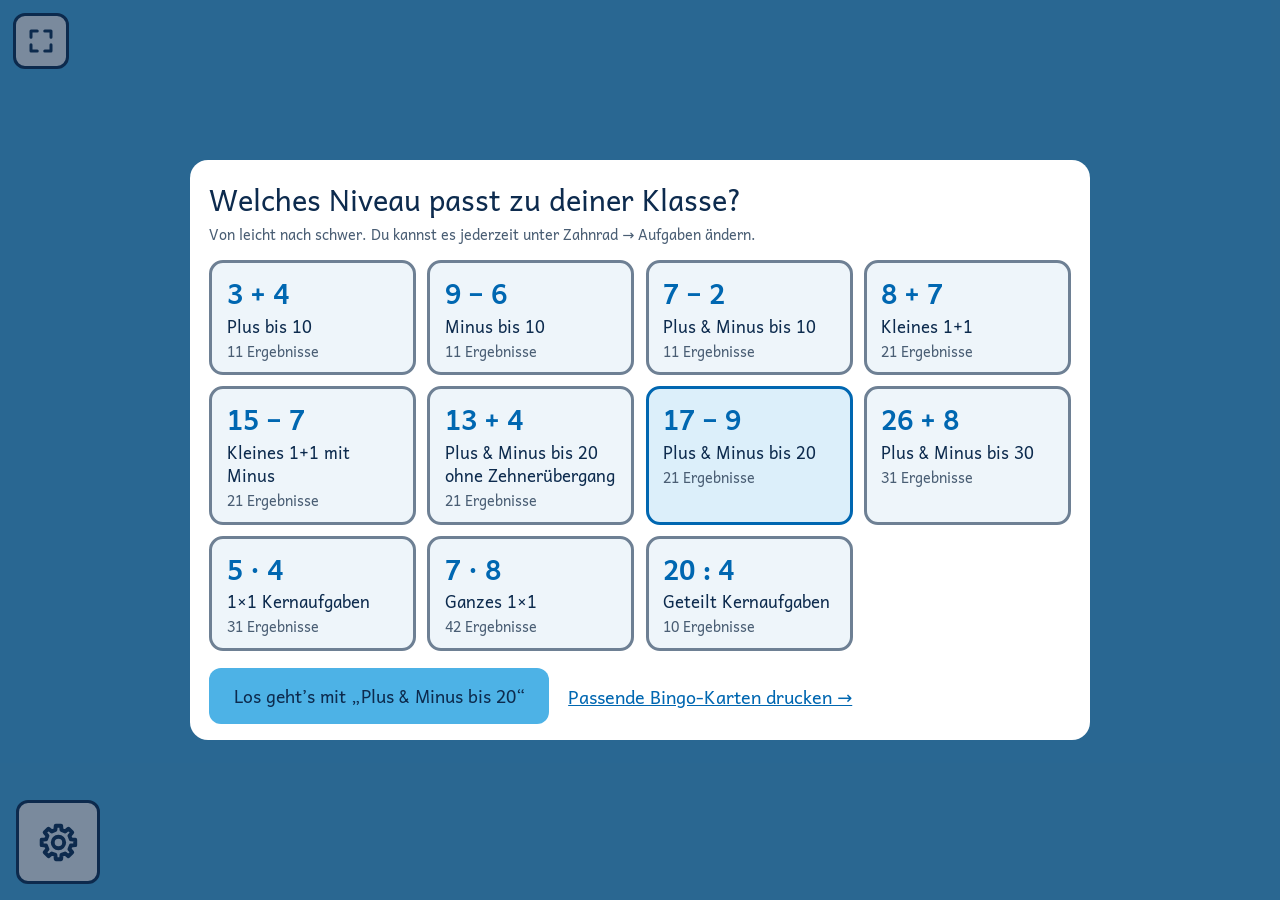
<file: index.html>
<!doctype html>
<html lang="de">
<head>
  <meta charset="utf-8">
  <meta name="viewport" content="width=device-width, initial-scale=1, viewport-fit=cover">
  <meta name="theme-color" content="#4DB2E6">
  <meta name="apple-mobile-web-app-capable" content="yes">
  <meta name="mobile-web-app-capable" content="yes">
  <meta name="apple-mobile-web-app-title" content="Mathe-Bingo">
  <meta name="apple-mobile-web-app-status-bar-style" content="black-translucent">
  <title>Mathe-Bingo</title>
  <link rel="manifest" href="manifest.webmanifest">
  <link rel="apple-touch-icon" href="icons/icon-180.png">
  <link rel="stylesheet" href="design.css?v=3">
  <link rel="stylesheet" href="style.css?v=44">
</head>
<body class="game">
<!-- Eigene Linien-Symbole (statt Emojis), siehe DESIGN.md -->
<svg width="0" height="0" style="position:absolute" aria-hidden="true" focusable="false">
  <symbol id="i-zahnrad" viewBox="0 0 24 24"><path d="M18.99 10.29 L21.38 10.49 L21.38 13.51 L18.99 13.71 L18.16 15.74 L19.70 17.56 L17.56 19.70 L15.74 18.16 L13.71 18.99 L13.51 21.38 L10.49 21.38 L10.29 18.99 L8.26 18.16 L6.44 19.70 L4.30 17.56 L5.84 15.74 L5.01 13.71 L2.62 13.51 L2.62 10.49 L5.01 10.29 L5.84 8.26 L4.30 6.44 L6.44 4.30 L8.26 5.84 L10.29 5.01 L10.49 2.62 L13.51 2.62 L13.71 5.01 L15.74 5.84 L17.56 4.30 L19.70 6.44 L18.16 8.26Z"/><circle cx="12" cy="12" r="3.2"/></symbol>
  <symbol id="i-wuerfel" viewBox="0 0 24 24"><rect x="3.5" y="3.5" width="17" height="17" rx="3.5"/><path d="M8 8h.01M16 8h.01M12 12h.01M8 16h.01M16 16h.01" stroke-width="3.4"/></symbol>
  <symbol id="i-rechnen" viewBox="0 0 24 24"><path d="M7 3.5v7M3.5 7h7M13.5 7h7M14.5 14.5l5 5M19.5 14.5l-5 5M3.5 15.5h7M3.5 19h7"/></symbol>
  <symbol id="i-ipad" viewBox="0 0 24 24"><rect x="5" y="2.5" width="14" height="19" rx="2.5"/><path d="M11 18.5h2"/></symbol>
  <symbol id="i-taster" viewBox="0 0 24 24"><circle cx="12" cy="12" r="8.5"/><circle cx="12" cy="12" r="4.5"/></symbol>
  <symbol id="i-verbinden" viewBox="0 0 24 24"><path d="M12 13v8"/><circle cx="12" cy="11" r="1.6"/><path d="M8.5 7.5a5 5 0 0 0 0 7M15.5 7.5a5 5 0 0 1 0 7M5.5 4.5a9.2 9.2 0 0 0 0 13M18.5 4.5a9.2 9.2 0 0 1 0 13"/></symbol>
  <symbol id="i-mehr" viewBox="0 0 24 24"><path d="M12 5v14M5 12h14"/></symbol>
  <symbol id="i-schliessen" viewBox="0 0 24 24"><path d="M6 6l12 12M18 6 6 18"/></symbol>
  <symbol id="i-ton" viewBox="0 0 24 24"><path d="M4 9.5h3.5L12 5.5v13l-4.5-4H4z"/><path d="M15.5 9a4 4 0 0 1 0 6M18 6.5a7.5 7.5 0 0 1 0 11"/></symbol>
  <symbol id="i-drucker" viewBox="0 0 24 24"><path d="M7 9V3.5h10V9"/><rect x="3.5" y="9" width="17" height="8" rx="2"/><path d="M7 14h10v6.5H7z"/></symbol>
  <symbol id="i-buch" viewBox="0 0 24 24"><path d="M12 6.5C10 5 7 4.5 3.5 5v13.5c3.5-.5 6.5 0 8.5 1.5 2-1.5 5-2 8.5-1.5V5C17 4.5 14 5 12 6.5zM12 6.5V20"/></symbol>
  <symbol id="i-info" viewBox="0 0 24 24"><circle cx="12" cy="12" r="9"/><path d="M12 11v6M12 7.5h.01"/></symbol>
</svg>

<div id="screenTouch" class="screen">
  <button id="btnTouch" aria-label="Aufgabe würfeln"></button>
  <p id="touchCount" class="touch-count" hidden></p>
  <h1 id="startTitle">Bitte berühren</h1>
  <p id="startHint">Tippe, um eine Aufgabe zu würfeln</p>
</div>

<div id="screenTask" class="screen" hidden>
  <div id="task" class="task schrift" aria-live="polite"></div>
  <!-- fester Platz unter der Aufgabe: Aufdecken verschiebt die Aufgabe nicht -->
  <div id="taskExtras">
    <div id="dots" class="dots"></div>
    <button id="btnDots" class="result-btn" hidden>Punktebild zeigen</button>
    <button id="btnResult" class="result-btn" hidden>Ergebnis zeigen</button>
    <div id="result" class="result schrift" hidden></div>
  </div>
</div>

<div id="screenDone" class="screen" hidden>
  <div id="doneTitle">Alle Aufgaben wurden gewürfelt!</div>
  <span id="doneHint">Drücke „Weiter“, um neu zu starten.</span>
</div>

<div id="screenBoard" class="screen" hidden>
  <div id="boardCount"></div>
  <div id="boardMain">
    <div id="boardLast" class="schrift" aria-live="polite"></div>
    <!-- fester Platz unter der Aufgabe: Aufdecken verschiebt die Aufgabe nicht -->
    <div id="boardExtras">
      <button id="btnBoardDots" class="result-btn" hidden>Punktebild zeigen</button>
      <button id="btnBoardResult" class="result-btn" hidden>Ergebnis zeigen</button>
    </div>
  </div>
  <button id="btnBoardList" class="schwebe" hidden>Alle Ergebnisse</button>
  <div id="boardList" class="schrift" title="Antippen zum Verstecken" hidden></div>
  <button id="btnBoardFs" class="schwebe" hidden></button>
</div>

<!-- Pop-ups der Tafel: außerhalb von #screenBoard, damit sie auch Zahnrad und Knöpfe verdecken -->
<div id="dotsPop" class="schrift" hidden title="Antippen zum Schließen"></div>
<div id="resultPop" class="schrift" hidden title="Antippen zum Schließen"></div>

<div id="tafelBtns" hidden>
  <div id="tafelPanel" hidden>
    <button id="btnTafelDots">Punktebild</button>
    <button id="btnTafelResult">Ergebnis</button>
    <button id="btnTafelList">Alle Ergebnisse</button>
  </div>
  <button id="btnTafel" aria-expanded="false">Tafel</button>
</div>

<div id="syncDot" hidden></div>
<div id="repeatHint"><svg class="symbol" aria-hidden="true"><use href="#i-ton"/></svg> Nochmal</div>
<div id="lockBar" class="bewegung-erlaubt"></div>
<canvas id="confetti" hidden></canvas>
<button id="btnWeiter" hidden>Weiter</button>
<button id="btnGear" class="schwebe" aria-label="Einstellungen"><svg class="symbol" aria-hidden="true"><use href="#i-zahnrad"/></svg></button>
<button id="btnFs" class="schwebe" hidden></button>

<div id="drawer" hidden>
  <div id="drawerInner" role="dialog" aria-label="Einstellungen">
    <div id="drawerHead">
      <h2><svg class="symbol" aria-hidden="true"><use href="#i-zahnrad"/></svg> Einstellungen</h2>
      <button id="btnCloseDrawer"><svg class="symbol" aria-hidden="true"><use href="#i-schliessen"/></svg> Schließen</button>
    </div>
    <div id="drawerTabs" role="tablist">
      <button data-tab="spiel" role="tab"><span class="ico"><svg class="symbol" aria-hidden="true"><use href="#i-wuerfel"/></svg></span>Spiel</button>
      <button data-tab="aufgaben" role="tab"><span class="ico"><svg class="symbol" aria-hidden="true"><use href="#i-rechnen"/></svg></span>Aufgaben</button>
      <button data-tab="geraet" role="tab"><span class="ico"><svg class="symbol" aria-hidden="true"><use href="#i-ipad"/></svg></span>Dieses iPad</button>
      <button data-tab="taster" role="tab"><span class="ico"><svg class="symbol" aria-hidden="true"><use href="#i-taster"/></svg></span>Taster</button>
      <button data-tab="verbinden" role="tab"><span class="ico"><svg class="symbol" aria-hidden="true"><use href="#i-verbinden"/></svg></span>Verbinden<span id="tabDot" hidden></span></button>
      <button data-tab="mehr" role="tab"><span class="ico"><svg class="symbol" aria-hidden="true"><use href="#i-mehr"/></svg></span>Mehr</button>
    </div>

    <div id="drawerBody">
      <!-- ── Spiel ─────────────────────────────────────────── -->
      <section data-tab="spiel">
        <div class="scard">
          <h3>Gewürfelte Aufgaben <span class="tiny" id="drawnCount"></span></h3>
          <div class="tiny" id="drawnHint">In der Reihenfolge, in der sie gewürfelt wurden. Die neueste ist dunkel umrandet.</div>
          <div id="drawnTasks" class="schrift"></div>
          <div class="btnrow">
            <button id="btnUndo" class="sbtn light">↶ Letzte zurücknehmen</button>
            <button id="btnReset" class="sbtn dark">↺ Neues Spiel</button>
            <button id="btnSort" class="sbtn light">Nach Größe sortieren</button>
          </div>
        </div>
        <div class="scard">
          <h3>Zahlen im Topf <span class="tiny" id="topfCount"></span></h3>
          <div class="tiny">Antippen, um eine Zahl heraus- oder hineinzunehmen.</div>
          <div id="topfGrid" class="toggle-grid schrift"></div>
          <div class="btnrow">
            <button id="btnTopfAll" class="sbtn light">Alle</button>
            <button id="btnTopfNone" class="sbtn light">Keine</button>
            <button id="btnTopfNoZero" class="sbtn light">Ohne 0</button>
          </div>
        </div>
      </section>

      <!-- ── Aufgaben ──────────────────────────────────────── -->
      <section data-tab="aufgaben" hidden>
        <div class="scard">
          <h3>Schnellwahl</h3>
          <button id="btnAllLevels" class="sbtn dark">Alle Niveaus mit Beispielen ansehen</button>
          <div class="btnrow" id="presets"></div>
        </div>
        <div class="scard">
          <h3>Was kommt nur einmal?</h3>
          <div class="seg words" id="uniqueSeg">
            <button data-unique="result">Jedes Ergebnis</button>
            <button data-unique="task">Jede Aufgabe</button>
          </div>
          <div class="tiny"><b>Jedes Ergebnis</b>: für Bingo und Lotto, jede Zahl im Topf kommt genau einmal.
            <b>Jede Aufgabe</b>: keine Aufgabe doppelt, aber ein Ergebnis kann mehrmals kommen (z. B. 3 + 4 und später 5 + 2).
            Eine Änderung startet ein neues Spiel, der Topf bleibt.</div>
        </div>
        <div class="scard">
          <div class="tiny">Eine Änderung hier startet ein neues Spiel.</div>
          <div class="setrow">
            <span class="lbl">Rechenart</span>
            <div class="seg schrift" id="modeSeg">
              <button data-mode="plus" aria-label="Plus">+</button>
              <button data-mode="minus" aria-label="Minus">−</button>
              <button data-mode="plusminus" aria-label="Plus und Minus">+ −</button>
              <button data-mode="mal" aria-label="Mal">·</button>
              <button data-mode="geteilt" aria-label="Geteilt">:</button>
              <button data-mode="malgeteilt" aria-label="Mal und Geteilt">· :</button>
            </div>
          </div>
          <div class="setrow" id="rowMax">
            <span class="lbl">Zahlenraum bis</span>
            <div class="seg schrift" id="maxSeg">
              <button data-max="5">5</button>
              <button data-max="10">10</button>
              <button data-max="20">20</button>
              <button data-max="30">30</button>
              <button data-max="50">50</button>
              <button data-max="100">100</button>
            </div>
          </div>
          <div class="setrow" id="rowSmall">
            <label class="switch"><span class="lbl">Kleines 1+1 <span class="tiny">beide Zahlen höchstens 10, z. B. 7 + 8, 15 − 7</span></span><input type="checkbox" id="chkSmall"></label>
          </div>
          <div class="setrow" id="rowCrossing">
            <label class="switch"><span class="lbl">Zehnerübergang <span class="tiny">z. B. 8 + 5, 13 − 6</span></span><input type="checkbox" id="chkCrossing"></label>
          </div>
          <div class="setrow col" id="rowRows">
            <span class="lbl">Einmaleins-Reihen</span>
            <div id="rowGrid" class="toggle-grid schrift"></div>
            <div class="btnrow">
              <button id="btnRowsCore" class="sbtn light">Kernreihen 1, 2, 5, 10</button>
              <button id="btnRowsAll" class="sbtn light">Alle</button>
            </div>
          </div>
          <div class="setrow" id="rowSquares">
            <label class="switch"><span class="lbl">Quadrataufgaben <span class="tiny">3 · 3, 4 · 4 …</span></span><input type="checkbox" id="chkSquares"></label>
          </div>
        </div>
      </section>

      <!-- ── Dieses iPad ───────────────────────────────────── -->
      <section data-tab="geraet" hidden>
        <div class="scard">
          <div class="tiny">Diese Einstellungen gelten nur für dieses Gerät.</div>
          <div class="setrow col">
            <span class="lbl">Farbe</span>
            <div id="colorRow"></div>
            <div class="tiny">Gewürfelte Aufgaben erscheinen in dieser Farbe, auch auf der Tafel.</div>
          </div>
          <div class="setrow">
            <span class="lbl">Punktebild</span>
            <div class="seg words" id="dotsSeg">
              <button data-show="off">Aus</button>
              <button data-show="tap">Auf Antippen</button>
              <button data-show="always">Immer</button>
            </div>
          </div>
          <div class="setrow">
            <span class="lbl">Ergebnis</span>
            <div class="seg words" id="resultSeg">
              <button data-show="off">Aus</button>
              <button data-show="tap">Auf Antippen</button>
              <button data-show="always">Immer</button>
            </div>
            <div class="tiny full">„Auf Antippen“: Unter der Aufgabe erscheint ein Knopf, der Punktebild oder Ergebnis aufdeckt.
              Das gilt nur für dieses iPad. Für die Tafel gibt es die Tafel-Fernbedienung (unten in diesem Reiter).</div>
          </div>
          <div class="setrow">
            <label class="switch"><span class="lbl">Aufgabe vorlesen <span class="tiny">echte Stimme (Jeuwre)</span></span><input type="checkbox" data-opt="speech"></label>
          </div>
          <div class="setrow">
            <label class="lbl" for="optVolume">Lautstärke</label>
            <div class="ctl vol">
              <input id="optVolume" type="range" data-opt="volume" min="0.1" max="1" step="0.05">
              <span class="tiny" id="volVal"></span>
            </div>
          </div>
          <div class="setrow">
            <span class="lbl">Stimmprobe</span>
            <button id="btnTestVoice" class="sbtn light"><svg class="symbol" aria-hidden="true"><use href="#i-ton"/></svg> Probe hören</button>
          </div>
          <div class="setrow col">
            <span class="lbl">Würfel-Klang <span class="tiny">Antippen zum Anhören und Auswählen</span></span>
            <div id="soundList" class="sound-list"></div>
          </div>
          <div class="setrow">
            <label class="switch"><span class="lbl">Konfetti beim Ergebnis</span><input type="checkbox" data-opt="fxConfetti"></label>
          </div>
          <div class="setrow">
            <label class="switch"><span class="lbl">Tafel-Fernbedienung <span class="tiny">Knopf „Tafel“ unten auf dem iPad: zeigt Punktebild, Ergebnis und alle Ergebnisse auf der Tafel. Erscheint, sobald ein gemeinsames Spiel besteht (Zahnrad → Verbinden).</span></span><input type="checkbox" data-opt="tafelRemote"></label>
          </div>
          <div class="setrow">
            <label class="switch"><span class="lbl">Bildschirm anlassen <span class="tiny">kein Ruhezustand, der Ton bleibt wach. Am besten mit Ladekabel.</span></span><input type="checkbox" data-opt="keepAwake"></label>
          </div>
          <div class="setrow" id="rowFullscreen">
            <span class="lbl">Vollbild</span>
            <button id="btnFullscreen" class="sbtn light">Einschalten</button>
          </div>
        </div>

      </section>

      <!-- ── Taster ────────────────────────────────────────── -->
      <section data-tab="taster" hidden>
        <div class="scard">
          <h3>Würfeln mit Taster</h3>
          <div class="setrow">
            <span class="lbl">Würfeln mit</span>
            <div class="seg words" id="trigSeg">
              <button data-trig="tap">Antippen</button>
              <button data-trig="switch">Taster</button>
              <button data-trig="both">Beides</button>
            </div>
          </div>
          <div class="setrow" id="keyRow">
            <span class="lbl">Der Taster sendet</span>
            <div class="seg words" id="keySeg">
              <button data-key="Space">Leertaste</button>
              <button data-key="Enter">Enter</button>
              <button data-key="mouse">Mausklick</button>
              <button id="btnLearn">Anlernen</button>
            </div>
            <div class="tiny full" id="keyInfo"></div>
            <div class="tiny full">Wichtig: Die „Schaltersteuerung“ in den iPad-Bedienungshilfen muss für diesen Taster aus sein.</div>
          </div>
          <div class="setrow">
            <label class="switch"><span class="lbl">„Weiter“-Knopf nach jeder Aufgabe</span><input type="checkbox" id="optWeiter"></label>
          </div>
          <div class="setrow" id="lockRow">
            <span class="lbl">Sperrzeit nach dem Ergebnis</span>
            <div class="seg words" id="lockSeg">
              <button data-lock="0">0 s</button>
              <button data-lock="3">3 s</button>
              <button data-lock="5">5 s</button>
              <button data-lock="10">10 s</button>
              <button data-lock="20">20 s</button>
            </div>
            <div class="tiny full">Beginnt, wenn die Aufgabe fertig vorgelesen ist. So lange bleibt die Aufgabe stehen, bevor neu gewürfelt werden kann. Antippen in dieser Zeit liest sie nochmal vor.</div>
          </div>
        </div>
      </section>

      <!-- ── Verbinden ─────────────────────────────────────── -->
      <section data-tab="verbinden" hidden>
        <div class="scard">
          <h3>Status</h3>
          <div class="tiny" id="syncStatus">Nicht verbunden. Dieses iPad spielt allein.</div>
          <div id="codeBig" hidden></div>
        </div>

        <div class="scard">
          <h3 id="shareTitle">Gemeinsames Spiel starten</h3>
          <div class="tiny" id="shareDesc">Mehrere iPads würfeln dann aus einem Topf, kein Ergebnis kommt doppelt.</div>
          <button id="btnShare" class="sbtn bigbtn">Gemeinsames Spiel starten</button>
          <div id="qrBox" class="qr-box" hidden>
            <div id="qr" class="qr"></div>
            <div class="tiny">Mit der Kamera eines anderen iPads scannen. Läuft die App dort vom Home-Bildschirm, stattdessen den Spielcode eintippen.</div>
          </div>
        </div>

        <div class="scard" id="joinBox">
          <h3>Einem Spiel beitreten</h3>
          <div class="tiny">Den Spielcode eingeben, der auf dem anderen iPad unter Zahnrad → Verbinden steht.</div>
          <div class="btnrow">
            <input id="joinInput" type="text" autocapitalize="off" autocomplete="off" spellcheck="false" placeholder="Spielcode">
            <button id="btnJoin" class="sbtn">Beitreten</button>
          </div>
          <div class="tiny" id="joinError" hidden>Diesen Code kenne ich nicht. Er steht auf dem anderen iPad unter Zahnrad → Verbinden.</div>
        </div>

        <div class="scard">
          <h3>Tafel-Ansicht (Beamer, Smartboard)</h3>
          <div class="tiny">Die Tafel zeigt die neueste Aufgabe groß. Punktebild, Ergebnis und alle Ergebnisse zeigst du dort mit den Knöpfen auf der Tafel selbst oder vom Würfel-iPad aus mit der Tafel-Fernbedienung (Zahnrad → Dieses iPad).</div>
          <div class="tiny" id="boardInfo">Erst ein gemeinsames Spiel starten oder beitreten, dann lässt sich hier die Tafel verbinden.</div>
          <div class="tiny" id="boardLinkBox" hidden>Link für den Beamer-Rechner: <b id="boardLink"></b></div>
          <div class="btnrow">
            <button id="btnBoardQr" class="sbtn" hidden>QR-Code für die Tafel</button>
            <button id="btnCopyBoard" class="sbtn light" hidden>Link kopieren</button>
            <button id="btnBoardMode" class="sbtn light" hidden>Dieses Gerät als Tafel</button>
          </div>
          <div id="qrBoardBox" class="qr-box" hidden>
            <div id="qrBoard" class="qr"></div>
            <div class="tiny">Mit der Kamera der Tafel scannen. Sie öffnet dann die Tafel-Ansicht.</div>
          </div>
        </div>

        <div class="scard">
          <div class="tiny">Der Abgleich braucht Internet und läuft über einen öffentlichen Server (HiveMQ, als Ersatz EMQX).
            Übertragen werden nur die Aufgaben, die Aufgaben-Einstellungen und ein zufälliger Spielcode, keine Namen und keine Gerätedaten.
            Vorlesen, Klang und die anderen Einstellungen unter „Dieses iPad“ bleiben auf jedem Gerät für sich.</div>
          <button id="btnLeave" class="sbtn light" hidden>Verbindung trennen</button>
        </div>
      </section>

      <!-- ── Mehr ──────────────────────────────────────────── -->
      <section data-tab="mehr" hidden>
        <div class="scard">
          <h3><span class="titel"><svg class="symbol" aria-hidden="true"><use href="#i-drucker"/></svg> Bingokarten und Lottoscheine</span></h3>
          <div class="tiny">Zum Ausdrucken, mit genau den Zahlen im Topf.</div>
          <a class="sbtn" href="druck.html">Ausdrucke öffnen</a>
        </div>
        <div class="scard">
          <h3><span class="titel"><svg class="symbol" aria-hidden="true"><use href="#i-buch"/></svg> Anleitung</span></h3>
          <div class="tiny">Alles zum Spielen, zu den Einstellungen, zum Taster, zum Verbinden und zu den Ausdrucken.</div>
          <button id="btnGuide" class="sbtn light">Anleitung öffnen</button>
        </div>
        <div class="scard">
          <h3><span class="titel"><svg class="symbol" aria-hidden="true"><use href="#i-info"/></svg> Über diese App</span></h3>
          <div class="tiny">Mathe-Bingo. Alle Apps wurden per Vibe-Coding mit Claude erstellt.</div>
          <p class="copyright-line" style="margin:16px 0 0;font-size:.8rem;opacity:.75;text-align:center;line-height:1.4;text-align:left">© 2026 Walteroelf · Work in Progress · <a href="https://github.com/Walteroelf/MatheBingo/blob/main/LICENSE.md" target="_blank" rel="noopener" style="color:inherit">CC BY-NC-SA 4.0</a></p>
        </div>
      </section>
    </div>
  </div>
</div>

<div id="guide" hidden>
  <div id="guideInner" role="dialog" aria-label="Anleitung">
    <div id="guideHead">
      <h2><svg class="symbol" aria-hidden="true"><use href="#i-buch"/></svg> Anleitung</h2>
      <button id="btnCloseGuide"><svg class="symbol" aria-hidden="true"><use href="#i-schliessen"/></svg> Schließen</button>
    </div>
    <div id="guideBody"></div>
  </div>
</div>

<div id="levels" hidden>
  <div id="levelsInner" role="dialog" aria-label="Aufgabenniveau wählen">
    <h2>Welches Niveau passt zu deiner Klasse?</h2>
    <p class="tiny">Von leicht nach schwer. Du kannst es jederzeit unter Zahnrad → Aufgaben ändern.</p>
    <div id="levelGrid"></div>
    <div id="levelFoot">
      <button id="btnLevelGo" class="sbtn"></button>
      <button id="btnLevelCancel" class="sbtn light">Abbrechen</button>
      <a id="btnLevelPrint" href="druck.html">Passende Bingo-Karten drucken →</a>
    </div>
  </div>
</div>

<dialog id="confirmDlg">
  <p id="confirmText"></p>
  <div class="dlg-actions">
    <button type="button" id="confirmNo" class="sbtn light">Abbrechen</button>
    <button type="button" id="confirmYes" class="sbtn">Ja, weiter</button>
  </div>
</dialog>

<script src="core.js?v=28"></script>
<script src="sounds.js?v=19"></script>
<script src="sync.js?v=9"></script>
<script src="guide.js?v=1"></script>
<script src="app.js?v=46"></script>
<script>
if ('serviceWorker' in navigator) navigator.serviceWorker.register('sw.js').catch(() => {});
</script>
</body>
</html>
</file>
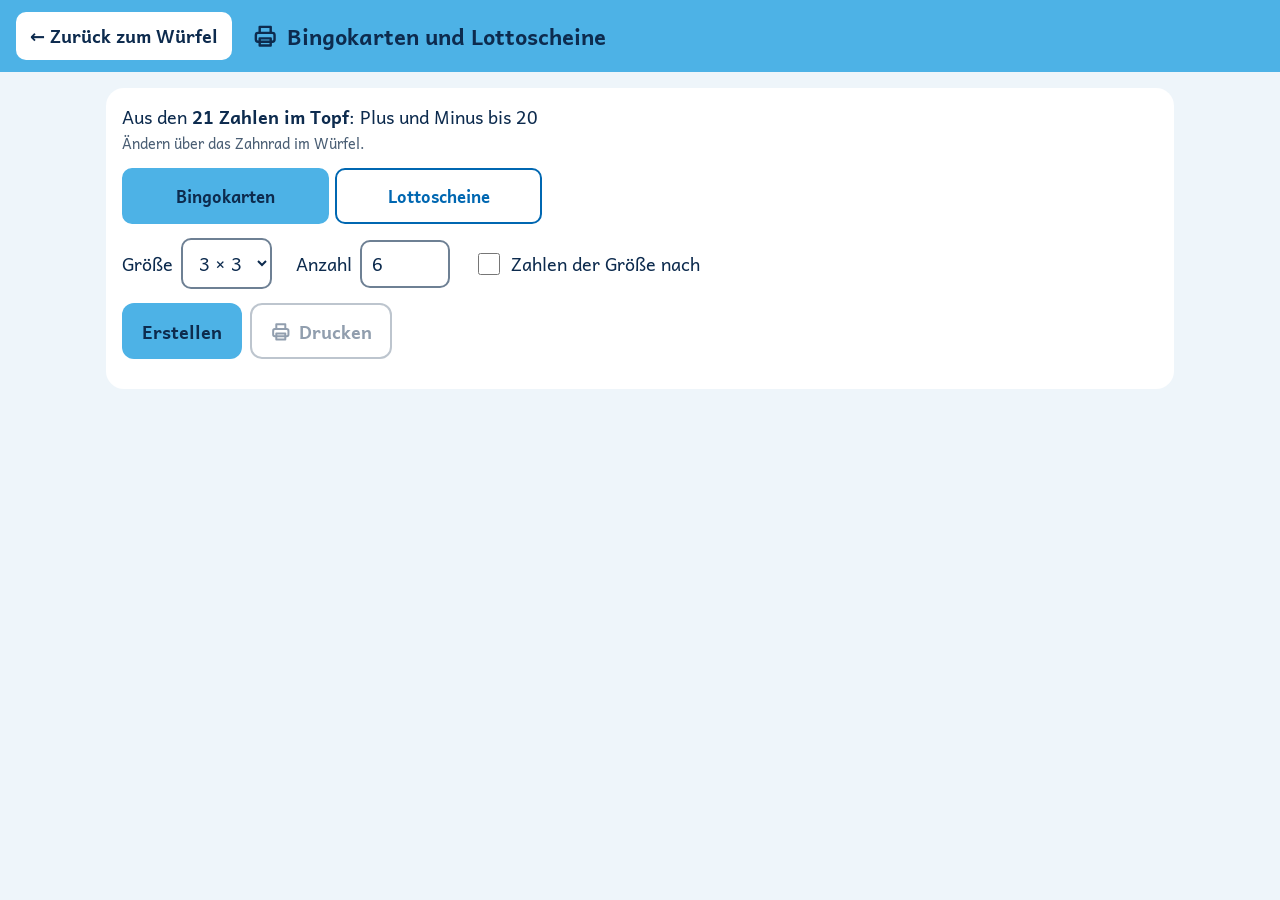
<file: druck.html>
<!doctype html>
<html lang="de">
<head>
  <meta charset="utf-8">
  <meta name="viewport" content="width=device-width, initial-scale=1">
  <meta name="theme-color" content="#4DB2E6">
  <title>Mathe-Bingo · Ausdrucke</title>
  <link rel="manifest" href="manifest.webmanifest">
  <link rel="apple-touch-icon" href="icons/icon-180.png">
  <link rel="stylesheet" href="design.css?v=3">
  <link rel="stylesheet" href="style.css?v=41">
</head>
<body class="page">
  <header class="top no-print">
    <a class="back" href="./">← Zurück zum Würfel</a>
    <h1><svg class="symbol" viewBox="0 0 24 24" aria-hidden="true"><path d="M7 9V3.5h10V9"/><rect x="3.5" y="9" width="17" height="8" rx="2"/><path d="M7 14h10v6.5H7z"/></svg> Bingokarten und Lottoscheine</h1>
  </header>

  <main>
    <section class="panel no-print">
      <p class="info" id="printInfo"></p>
      <div class="seg" id="printKind">
        <button data-kind="bingo" class="on">Bingokarten</button>
        <button data-kind="lotto">Lottoscheine</button>
      </div>
      <div class="controls">
        <label class="bingo-only">Größe
          <select id="cardSize">
            <option value="2">2 × 2</option>
            <option value="3" selected>3 × 3</option>
            <option value="4">4 × 4</option>
            <option value="5">5 × 5</option>
          </select>
        </label>
        <label>Anzahl <input id="cardCount" type="number" min="1" max="40" value="6"></label>
        <label class="check bingo-only"><input id="cardSorted" type="checkbox"> Zahlen der Größe nach</label>
      </div>
      <div class="btnrow">
        <button id="cardGen" class="sbtn">Erstellen</button>
        <button id="cardPrint" class="sbtn light" disabled><svg class="symbol" viewBox="0 0 24 24" aria-hidden="true"><path d="M7 9V3.5h10V9"/><rect x="3.5" y="9" width="17" height="8" rx="2"/><path d="M7 14h10v6.5H7z"/></svg> Drucken</button>
      </div>
      <p class="tiny" id="cardStatus"></p>
    </section>

    <div id="cards" class="cards"></div>
  </main>

  <script src="core.js?v=28"></script>
  <script src="druck.js?v=18"></script>
</body>
</html>
</file>
<file: design.css>
/* ==========================================================================
   Gemeinsames Design der Unterrichts-Apps (Förderschule KME)
   Farben angelehnt an Olympia München 1972 (Otl Aicher):
   sieben Farben plus Weiß, kein Rot, kein Schwarz. Regeln: DESIGN.md
   Diese Datei ist in allen Apps gleich. App-eigenes gehört in style.css.
   Version 3 (Dunkelmodus in Mittelblau)
   ========================================================================== */

:root {
  /* Palette */
  --hellblau:    #4DB2E6;  /* Hauptfarbe, Hauptknopf */
  --blau:        #0067B1;  /* nur Schrift, Links, Linien, Symbole auf Weiß, nie als Fläche */
  --gruen:       #46A84A;  /* „Richtig“, Weiter */
  --hellgruen:   #A6D27A;
  --gelb:        #FFD100;  /* Hinweis, Markierung, Fokus */
  --orange:      #F39200;  /* „Schau noch mal“ */
  --silber:      #B9C1C8;
  --weiss:       #FFFFFF;
  --dunkelblau:  #0D2B4E;  /* Schrift statt Schwarz, auf jeder Farbfläche */

  /* Fachfarben als Signal im Stundenplan. Nur als Fläche mit dunkelblauer Schrift.
     Deutsch ist ein warmes Zinnoberrot, kein Signalrot (4,7 : 1 mit Dunkelblau). */
  --fach-deutsch: #EF6B45;
  --fach-mathe:   var(--hellblau);

  /* Akzent der App: Hauptknöpfe, Auswahl. Standard Hellblau, eine App kann ihre Fachfarbe setzen. */
  --app-akzent:  var(--hellblau);

  /* dunklere Töne für farbige Schrift auf Weiß */
  --gruen-text:  #1E6B2A;
  --orange-text: #9A4F00;
  --gruen-schrift: var(--gruen-text);    /* im Dunkelmodus heller */
  --orange-schrift: var(--orange-text);

  /* Rollen (wechseln im Dunkelmodus) */
  --hg:          #EEF5FA;  /* Seitenhintergrund */
  --karte:       #FFFFFF;  /* Karten, Fenster */
  --flaeche-2:   #DCE7F0;  /* Reiterleiste, leise Flächen */
  --auswahl:     #DCEFFA;  /* ausgewählte Karte */
  --text:        var(--dunkelblau);
  --leise:       #4A5E74;  /* Nebentext, 6,1 : 1 auf --hg */
  --linie:       #D5DEE6;  /* Trennlinien (nur Deko) */
  --rand:        #6E8094;  /* Ränder von Eingabefeldern und Schaltern, mind. 3 : 1 */
  --akzent-text: var(--blau);
  --hinweis-text: var(--orange-text);

  /* Schrift */
  --schrift: "Andika", system-ui, -apple-system, sans-serif;
  --gr-1: 18px;
  --gr-2: 22px;
  --gr-3: 28px;
  --gr-4: 36px;

  /* Abstände (8er-Raster) */
  --a-1: 8px;
  --a-2: 16px;
  --a-3: 24px;
  --a-4: 32px;

  /* Formen */
  --rundung: 12px;
  --rundung-gross: 20px;
  --knopf-hoehe: 56px;
  --rand-breite: 2px;

  color-scheme: light dark;
}

@media (prefers-color-scheme: dark) {
  :root {
    --hg:          #1D4F80;  /* Mittelblau, Text 7,4 : 1 */
    --karte:       #23598D;
    --flaeche-2:   #2A6498;
    --auswahl:     #2F6CA3;
    --text:        #E8F1F8;
    --leise:       #D6E7F5;
    --linie:       #3A80BC;
    --rand:        #B4D2EC;
    --akzent-text: #B5E2FC;  /* Hellblau, aufgehellt, damit Schrift auf Mittelblau 4,5 : 1 erreicht */
    --hinweis-text: #FFC266; /* Orange, aufgehellt */
    --gruen-schrift: #BFE39A;
    --orange-schrift: #FFC266;
  }
}

/* ---------- Grundlage ---------- */
*, *::before, *::after { box-sizing: border-box; }
html, body { margin: 0; }
body {
  font-family: var(--schrift);
  font-size: var(--gr-1);
  line-height: 1.4;
  color: var(--text);
  -webkit-text-size-adjust: 100%;
}
button, input, select, textarea { font: inherit; color: inherit; }
button { cursor: pointer; }
button:disabled { opacity: 0.45; cursor: not-allowed; }
a { color: var(--akzent-text); }

/* Fokus-Rahmen für Taster und Tastatur: Gelb innen, Dunkelblau außen, auf jeder Farbe sichtbar */
:focus-visible {
  outline: 4px solid var(--gelb);
  outline-offset: 0;
  box-shadow: 0 0 0 7px var(--dunkelblau);
}

/* ---------- Knöpfe ---------- */
/* Hauptknopf: Hellblau. Alle Knöpfe mit dunkelblauer Schrift, flach, ohne Schatten. */
.knopf {
  display: inline-flex; align-items: center; justify-content: center; gap: var(--a-1);
  min-height: var(--knopf-hoehe);
  padding: 0 var(--a-3);
  border: var(--rand-breite) solid transparent;
  border-radius: var(--rundung);
  background: var(--app-akzent); color: var(--dunkelblau);
  font-weight: 700; text-decoration: none;
}
.knopf.leise   { background: var(--karte); color: var(--text); border-color: var(--rand); }
.knopf.gruen   { background: var(--gruen); }
.knopf.gelb    { background: var(--gelb); }
.knopf.orange  { background: var(--orange); }

/* Symbole: eigene Linien-SVGs, Farbe = Schriftfarbe */
.symbol {
  width: 1.2em; height: 1.2em; flex: none; vertical-align: -0.2em;
  fill: none; stroke: currentColor; stroke-width: 2.2; stroke-linecap: round; stroke-linejoin: round;
}

/* ---------- Ruhige Bewegung, wenn das iPad es so eingestellt hat ----------
   Langsame Anzeigen, die etwas bedeuten (z. B. ein ablaufender Zeitbalken),
   bekommen die Klasse .bewegung-erlaubt und laufen weiter. */
@media (prefers-reduced-motion: reduce) {
  *:not(.bewegung-erlaubt), *::before, *::after {
    animation-duration: 0.01ms !important;
    animation-iteration-count: 1 !important;
    transition-duration: 0.01ms !important;
    scroll-behavior: auto !important;
  }
}
</file>
<file: style.css>
/* Mathe-Bingo: App-eigene Gestaltung.
   Farben, Schrift, Fokus-Rahmen und Grundregeln kommen aus design.css (Olympia-72-Palette, siehe DESIGN.md).
   Regel: Auf jeder Farbfläche steht Dunkelblau. Weiße Schrift gibt es nicht. Blau nie als Fläche. */

/* Andika: Leselern-Schrift von SIL (OFL) */
@font-face {
  font-family: "Andika"; font-weight: 400; font-display: block;
  src: url("fonts/andika-latin-400.woff2") format("woff2");
}
@font-face {
  font-family: "Andika"; font-weight: 700; font-display: block;
  src: url("fonts/andika-latin-700.woff2") format("woff2");
}

:root {
  /* leichter Schleier über dem Spiel, wenn ein Fenster offen ist */
  --schleier: rgb(13 43 78 / 0.55);
  /* Punkte und Rahmen im Punktebild */
  --punkt-leer: rgb(13 43 78 / 0.35);
}

[hidden] { display: none !important; }

.schrift { font-family: var(--schrift); font-weight: 700; }

/* Knöpfe, die über einer Farbfläche schweben: immer Weiß mit Dunkelblau, auf jeder Gerätefarbe gut sichtbar */
.schwebe {
  background: var(--weiss); color: var(--dunkelblau);
  border: 3px solid var(--dunkelblau);
  -webkit-tap-highlight-color: transparent;
}

/* ---------- Spiel ---------- */
body.game {
  width: 100%; height: 100%;
  overflow: hidden;
  -webkit-user-select: none; user-select: none;
  touch-action: manipulation;
  overscroll-behavior: none;
}
.screen {
  position: fixed; inset: 0;
  display: flex; flex-direction: column;
  align-items: center; justify-content: center;
}

#screenTouch { background: var(--hellblau); color: var(--dunkelblau); }
#screenTouch h1 {
  font-size: clamp(2.8rem, 11vw, 7rem);
  font-weight: 700; text-align: center; padding: 1rem; margin: 0;
  pointer-events: none;
}
#screenTouch p {
  color: var(--dunkelblau);
  font-size: clamp(1.1rem, 3.5vw, 2rem);
  margin: 1rem 0 0; text-align: center; padding: 0 1rem;
  pointer-events: none;
}
#screenTouch .touch-count {
  position: absolute; top: calc(1.2rem + env(safe-area-inset-top)); left: 0; right: 0;
  margin: 0; font-size: clamp(1rem, 2.8vw, 1.4rem);
}
#btnTouch {
  position: absolute; inset: 0;
  background: transparent; border: none;
  -webkit-tap-highlight-color: transparent;
}

/* Obere Hälfte: Aufgabe (unten bündig), untere Hälfte: Punktebild und Ergebnis.
   Feste Aufteilung wie auf der Tafel, damit die Aufgabe beim Aufdecken stehen bleibt.
   Sind Punktebild und Ergebnis beide aus, steht die Aufgabe in der Mitte.
   Hintergrund ist die Farbe dieses iPads (siehe COLORS in core.js). */
#screenTask {
  background: var(--hellblau); color: var(--dunkelblau); padding: 1rem 1rem 8rem; cursor: pointer;
  display: grid; grid-template-rows: 1fr 1fr; justify-items: center;
}
#screenTask .task { align-self: end; padding-bottom: 3vh; }
#taskExtras {
  align-self: stretch; align-content: flex-start; min-height: 0; max-width: 100%; overflow: hidden;
  display: flex; flex-wrap: wrap; justify-content: center; align-items: center;
  gap: 2vh 5vw; padding-top: 3vh;
}
#screenTask.noextras { grid-template-rows: 1fr; }
#screenTask.noextras .task { align-self: center; padding-bottom: 0; }
#screenTask.noextras #taskExtras { display: none; }
#screenTask .task {
  font-size: min(22vw, 40vh);
  line-height: 1;
  display: flex; align-items: center; gap: 0.18em;
  white-space: nowrap;
  font-variant-numeric: tabular-nums;
  pointer-events: none;
  transition: opacity 0.1s;
}
#screenTask .task.rolling { opacity: 0.2; }
.op { color: var(--dunkelblau); font-weight: 400; }
#screenTask .op.mul { font-size: 1.05em; line-height: 0.5; }

/* Ergebnis-Knopf mittig unter dem Punktebild */
.result-btn {
  min-height: var(--knopf-hoehe);
  padding: 12px 30px; border-radius: var(--rundung);
  background: var(--weiss); color: var(--dunkelblau); border: 3px solid var(--dunkelblau);
  font-weight: 700; font-size: clamp(1.1rem, 3vw, 1.6rem);
  -webkit-tap-highlight-color: transparent;
}
/* Ergebnis: weißes Feld mit dunkelblauer Zahl, damit es sich von der Aufgabe abhebt */
.result {
  font-size: min(12vw, 20vh); line-height: 1; color: var(--dunkelblau); pointer-events: none;
  background: var(--weiss); border-radius: 0.18em; padding: 0.06em 0.3em;
}

#screenDone {
  background: var(--hellgruen); color: var(--dunkelblau);
  font-size: clamp(1.6rem, 6vw, 3.2rem); font-weight: 700;
  text-align: center; padding: 2rem;
}
#screenDone span { font-size: 0.55em; font-weight: 400; margin-top: 1rem; }

#btnWeiter {
  position: fixed;
  right: calc(1rem + env(safe-area-inset-right)); bottom: calc(1rem + env(safe-area-inset-bottom));
  width: clamp(80px, 18vw, 110px); height: clamp(80px, 18vw, 110px);
  border-radius: var(--rundung-gross);
  background: var(--gruen); color: var(--dunkelblau); border: 4px solid var(--dunkelblau);
  font-weight: 700; font-size: clamp(1rem, 2.5vw, 1.25rem);
  z-index: 60;
  -webkit-tap-highlight-color: transparent;
}

#btnGear {
  position: fixed;
  left: calc(1rem + env(safe-area-inset-left)); bottom: calc(1rem + env(safe-area-inset-bottom));
  width: clamp(64px, 14vw, 84px); height: clamp(64px, 14vw, 84px); padding: 0;
  display: flex; align-items: center; justify-content: center;
  border-radius: var(--rundung);
  z-index: 60;
}
#btnGear .symbol { width: 55%; height: 55%; }

#repeatHint {
  position: fixed; bottom: 7rem; left: 50%;
  transform: translateX(-50%);
  display: flex; align-items: center; gap: 0.4em;
  background: var(--weiss); color: var(--dunkelblau); border: 2px solid var(--dunkelblau);
  font-size: 1.1rem; font-weight: 700;
  padding: 0.4rem 1rem; border-radius: 999px;
  opacity: 0; transition: opacity 0.2s;
  pointer-events: none; z-index: 55;
}
#repeatHint.show { opacity: 1; }

#confetti { position: fixed; inset: 0; pointer-events: none; z-index: 58; }

/* Punktebilder: erste Zahl dunkelblau, zweite Zahl weiß mit dunkelblauem Rand */
.dots { display: flex; flex-wrap: wrap; justify-content: center; align-items: center; gap: 2.5vmin; pointer-events: none; }
.dots:empty { display: none; }
.dots .sign { font-size: 5vmin; font-weight: 700; color: var(--dunkelblau); }
.ds { display: contents; }
.frames { display: flex; flex-wrap: wrap; gap: 1.5vmin; justify-content: center; }
.frame {
  --d: calc(clamp(16px, 3.6vmin, 38px) * var(--k, 1));
  display: grid;
  grid-template-columns: repeat(5, var(--d));
  gap: calc(var(--d) / 4);
  padding: calc(var(--d) / 4);
  border: 2px solid var(--dunkelblau);
  border-radius: 10px;
}
.frame .dot { width: var(--d); height: var(--d); }
.dot { border-radius: 50%; border: 2px solid var(--punkt-leer); }
.dot.on { background: var(--dunkelblau); border-color: var(--dunkelblau); }
.b .dot.on { background: var(--weiss); border: 3px solid var(--dunkelblau); }
.dot.gone { background: transparent; border: 2px dashed var(--dunkelblau); position: relative; }
.dot.gone::after {
  content: "";
  position: absolute; left: -3px; right: -3px; top: 50%;
  border-top: 3px solid var(--dunkelblau);
  transform: rotate(-45deg);
}
.array { --d: clamp(12px, 2.8vmin, 30px); display: grid; gap: calc(var(--d) / 4); }
.array .dot { width: var(--d); height: var(--d); }
.array .dot.col5 { margin-right: calc(var(--d) / 2); }
.array .dot.row5 { margin-bottom: calc(var(--d) / 2); }

/* ---------- Einstellungen ---------- */
#drawer {
  position: fixed; inset: 0; background: var(--schleier);
  z-index: 70; display: flex; align-items: flex-end;
}
#drawerInner {
  width: 100%; max-width: 760px; margin: 0 auto; background: var(--hg); color: var(--text);
  border-radius: 22px 22px 0 0;
  display: flex; flex-direction: column;
  height: min(88vh, 900px);
}
#drawerHead {
  display: flex; align-items: center; justify-content: space-between; gap: 1rem;
  padding: 1rem 1.2rem 0.6rem;
}
#drawerHead h2, #guideHead h2 {
  font-size: var(--gr-2); font-weight: 700; margin: 0;
  display: flex; align-items: center; gap: 0.4em;
}
#btnCloseDrawer, #btnCloseGuide {
  min-height: 48px; padding: 0 18px; border-radius: var(--rundung); border: none;
  background: var(--hellblau); color: var(--dunkelblau); font-weight: 700;
  display: inline-flex; align-items: center; gap: 0.4em;
}
#drawerTabs {
  display: grid; grid-template-columns: repeat(6, 1fr); gap: 0.2rem;
  margin: 0 1.2rem; padding: 0.3rem; border-radius: 14px; background: var(--flaeche-2);
}
#drawerTabs button {
  position: relative;
  padding: 0.55rem 0.1rem; border: none; border-radius: 11px;
  background: transparent; color: var(--text); font-size: 0.9rem; font-weight: 700;
}
#drawerTabs button .ico { display: flex; justify-content: center; line-height: 1.2; margin-bottom: 0.15rem; }
#drawerTabs button .ico .symbol { width: 1.6rem; height: 1.6rem; }
#drawerTabs button.on { background: var(--karte); box-shadow: inset 0 -3px 0 var(--akzent-text); }
#drawerBody {
  flex: 1; overflow-y: auto; -webkit-overflow-scrolling: touch;
  padding: 1rem 1.2rem calc(2rem + env(safe-area-inset-bottom));
}
#drawerBody section { display: flex; flex-direction: column; gap: 0.9rem; }
.scard {
  background: var(--karte); border-radius: 16px; padding: 1rem;
  display: flex; flex-direction: column; gap: 0.6rem;
}
.scard h3 {
  font-size: 1.15rem; font-weight: 700; margin: 0;
  display: flex; align-items: center; justify-content: space-between; gap: 0.5rem;
}
.scard h3 .titel { display: inline-flex; align-items: center; gap: 0.4em; }
.scard h3 .tiny { font-weight: 400; }
.setrow {
  display: flex; align-items: center; justify-content: space-between; gap: 0.8rem; flex-wrap: wrap;
  padding: 0.3rem 0;
}
.setrow.col { flex-direction: column; flex-wrap: nowrap; align-items: stretch; }
.setrow.col > * { flex: none; }
.setrow .full { flex-basis: 100%; }
.setrow + .setrow { border-top: 1px solid var(--linie); padding-top: 0.8rem; }
.lbl { font-weight: 700; font-size: 1.05rem; }
.lbl .tiny { font-weight: 400; margin-left: 0.3em; }
.setrow .seg { flex: 0 1 26rem; min-width: 0; }
.setrow .ctl { display: flex; align-items: center; gap: 0.6rem; flex: 0 1 26rem; }
.setrow input[type="range"] { flex: 1; min-width: 0; accent-color: var(--akzent-text); }
.ctl.vol .tiny { min-width: 3em; text-align: right; }
.switch { display: flex; align-items: center; justify-content: space-between; gap: 1rem; width: 100%; cursor: pointer; }
.switch input {
  appearance: none; -webkit-appearance: none; flex: none; margin: 0;
  width: 3.4rem; height: 2rem; border-radius: 1rem; background: var(--rand);
  position: relative; cursor: pointer; transition: background 0.15s;
}
.switch input::after {
  content: ""; position: absolute; top: 0.2rem; left: 0.2rem;
  width: 1.6rem; height: 1.6rem; border-radius: 50%; background: var(--weiss);
  transition: transform 0.15s;
}
.switch input:checked { background: var(--akzent-text); }
.switch input:checked::after { transform: translateX(1.4rem); }
.tiny { font-size: 0.9rem; color: var(--leise); margin: 0; }
.btnrow { display: flex; flex-wrap: wrap; gap: 0.5rem; align-items: center; }
select {
  min-height: 48px; padding: 8px 12px; border-radius: 10px;
  border: 2px solid var(--rand); background: var(--karte); color: var(--text); max-width: 100%;
}

/* Knöpfe in den Einstellungen: Hauptknopf Hellblau, .light = leise (Karte mit Rand), .dark = Gelb zum Hervorheben */
.sbtn {
  display: inline-flex; align-items: center; justify-content: center; gap: 0.4em;
  min-height: var(--knopf-hoehe);
  padding: 0 18px; border-radius: var(--rundung); border: 2px solid transparent;
  background: var(--hellblau); color: var(--dunkelblau); font-weight: 700;
  text-decoration: none; align-self: flex-start;
}
.sbtn.light { background: var(--karte); color: var(--text); border-color: var(--rand); }
.sbtn.dark { background: var(--gelb); color: var(--dunkelblau); }

.seg { display: flex; gap: 0.4rem; }
.seg button {
  flex: 1; min-height: var(--knopf-hoehe); padding: 0; border-radius: 10px;
  border: 2px solid var(--akzent-text); background: var(--karte); color: var(--akzent-text); font-size: 1.3rem;
}
.seg button.on { background: var(--hellblau); border-color: var(--hellblau); color: var(--dunkelblau); }
.seg.words button { font-size: 1rem; font-weight: 700; padding: 0 4px; }

.toggle-grid { display: grid; grid-template-columns: repeat(auto-fill, minmax(3rem, 1fr)); gap: 0.4rem; }
.toggle-grid button {
  height: 3rem; border-radius: 10px; border: 2px solid var(--hellblau);
  background: var(--hellblau); color: var(--dunkelblau); font-size: 1.25rem; padding: 0;
}
.toggle-grid button.off { background: var(--karte); color: var(--leise); border-color: var(--linie); text-decoration: line-through; }
#rowGrid { grid-template-columns: repeat(auto-fill, minmax(3.4rem, 1fr)); }
.sound-list { display: grid; grid-template-columns: repeat(3, 1fr); gap: 0.4rem; }
.sound-list button {
  min-height: 48px; padding: 10px; border-radius: var(--rundung); border: 2px solid var(--akzent-text);
  background: var(--karte); color: var(--akzent-text); font-size: 1rem; font-weight: 700; text-align: left;
}
.sound-list button.on { background: var(--hellblau); border-color: var(--hellblau); color: var(--dunkelblau); }

#drawnTasks { display: flex; flex-wrap: wrap; gap: 0.4rem; min-height: 2.6rem; }
/* Hintergrund = Farbe des iPads, das gewürfelt hat */
.chip {
  background: var(--hellblau); color: var(--dunkelblau);
  height: 2.6rem; padding: 0 0.6rem; border-radius: 10px;
  display: inline-flex; align-items: center; gap: 0.35em;
  font-size: 1.15rem;
}
.chip small { font-size: 0.72em; font-weight: 400; }
.chip.last { box-shadow: 0 0 0 3px var(--karte), 0 0 0 6px var(--text); }
#colorRow { display: flex; flex-wrap: wrap; gap: 0.6rem; }
#colorRow button {
  width: 3.2rem; height: 3.2rem; border-radius: 50%; cursor: pointer;
  border: 4px solid var(--karte); box-shadow: 0 0 0 2px var(--rand);
}
#colorRow button.on { box-shadow: 0 0 0 4px var(--text); }
.drawn-empty { font-size: 0.9rem; color: var(--leise); align-self: center; }

#keyInfo:empty { display: none; }

/* Anleitung (aus README.md) über dem Menü */
#guide {
  position: fixed; inset: 0; z-index: 210; background: var(--schleier);
  display: flex; align-items: center; justify-content: center;
  padding: calc(0.8rem + env(safe-area-inset-top)) 0.8rem calc(0.8rem + env(safe-area-inset-bottom));
}
#guideInner {
  width: 100%; max-width: 760px; height: 100%; background: var(--karte); color: var(--text); border-radius: 18px;
  display: flex; flex-direction: column; overflow: hidden;
}
#guideHead {
  display: flex; align-items: center; justify-content: space-between; gap: 1rem;
  padding: 0.8rem 1rem; border-bottom: 1px solid var(--linie);
}
#guideBody {
  flex: 1; overflow-y: auto; -webkit-overflow-scrolling: touch;
  padding: 0.4rem 1.2rem 2rem; font-size: 1.05rem; line-height: 1.5; color: var(--text);
  user-select: text; -webkit-user-select: text;
}
#guideBody h1 { display: none; }
#guideBody h2 { font-size: 1.3rem; font-weight: 700; margin: 1.4rem 0 0.4rem; }
#guideBody h3 { font-size: 1.12rem; font-weight: 700; margin: 1.1rem 0 0.3rem; }
#guideBody p, #guideBody ul, #guideBody ol, #guideBody table, #guideBody pre { margin: 0.5rem 0; }
#guideBody ul, #guideBody ol { padding-left: 1.4rem; }
#guideBody li { margin: 0.2rem 0; }
#guideBody table { border-collapse: collapse; width: 100%; font-size: 0.95rem; }
#guideBody th, #guideBody td { border: 1px solid var(--linie); padding: 0.4rem 0.5rem; text-align: left; vertical-align: top; }
#guideBody th { background: var(--hg); }
#guideBody code { background: var(--hg); border-radius: 4px; padding: 0 0.25em; font-size: 0.92em; }
#guideBody pre { background: var(--hg); border-radius: 8px; padding: 0.6rem 0.8rem; overflow-x: auto; }
#guideBody pre code { padding: 0; }
#guideBody a { color: var(--akzent-text); }

/* Sperrzeit ohne „Weiter“: Balken bleibt voll, solange vorgelesen wird, und läuft dann ab */
#lockBar {
  position: fixed; left: 0; bottom: 0; height: 10px; width: 100%;
  background: var(--dunkelblau); z-index: 65; pointer-events: none;
  transform-origin: left; transform: scaleX(0);
}
#lockBar.run { animation: lockrun linear both; }
@keyframes lockrun { from { transform: scaleX(1); } to { transform: scaleX(0); } }
#btnLearn.learning { background: var(--gelb); border-color: var(--dunkelblau); color: var(--dunkelblau); }

/* Mehrere iPads */
#tabDot, #syncDot { border-radius: 50%; background: var(--orange); }
#tabDot { position: absolute; top: 0.45rem; right: 0.5rem; width: 10px; height: 10px; }
#syncDot {
  position: fixed; top: calc(1rem + env(safe-area-inset-top)); right: calc(1rem + env(safe-area-inset-right));
  width: 16px; height: 16px; border: 2px solid var(--dunkelblau);
  pointer-events: none; z-index: 70;
}
#tabDot.on, #syncDot.on { background: var(--gruen); }
#codeBig {
  font-size: 1.8rem; font-weight: 700; letter-spacing: 0.12em; text-align: center;
  padding: 0.5rem; border-radius: 12px; background: var(--hg); user-select: text; -webkit-user-select: text;
}
.bigbtn { width: 100%; font-size: 1.1rem; }
#joinInput {
  flex: 1; min-width: 10rem; min-height: 48px; padding: 8px 12px; border-radius: 10px;
  border: 2px solid var(--rand); background: var(--karte); color: var(--text); font-size: 1.1rem; letter-spacing: 0.08em;
  -webkit-user-select: text; user-select: text;
}
#joinError { color: var(--hinweis-text); }
#boardLink { word-break: break-all; user-select: text; -webkit-user-select: text; }
.qr-box { display: flex; flex-direction: column; align-items: center; gap: 0.4rem; }
.qr { width: min(260px, 70vw); background: #fff; padding: 6px; border-radius: 10px; }
.qr svg { display: block; width: 100%; height: auto; }

/* Tafel-Ansicht für Beamer und Smartboard */
#screenBoard {
  background: var(--hg); color: var(--text); justify-content: flex-start;
  padding: calc(1.2rem + env(safe-area-inset-top)) 1rem 7rem;
}
#btnBoardFs, #btnFs {
  position: fixed;
  width: clamp(48px, 8vw, 56px); height: clamp(48px, 8vw, 56px); padding: 0;
  display: flex; align-items: center; justify-content: center;
  border-radius: var(--rundung);
  z-index: 60;
}
#btnBoardFs {
  right: calc(0.8rem + env(safe-area-inset-right)); bottom: calc(0.8rem + env(safe-area-inset-bottom));
}
/* Vollbild ein/aus oben links auf dem iPad: klein und unauffällig, damit Kinder ihn nicht für das Würfeln halten */
#btnFs {
  left: calc(0.8rem + env(safe-area-inset-left)); top: calc(0.8rem + env(safe-area-inset-top));
}
#btnFs svg, #btnBoardFs svg {
  width: 60%; height: 60%; flex: none;
  fill: none; stroke: currentColor; stroke-width: 2.4; stroke-linecap: round; stroke-linejoin: round;
}
#boardCount { font-size: clamp(1rem, 2.4vw, 1.8rem); color: var(--leise); align-self: flex-start; }
/* Obere Hälfte: Aufgabe (unten bündig), untere Hälfte: Punktebild und Ergebnis.
   Feste Aufteilung, damit die Aufgabe beim Aufdecken stehen bleibt. */
#boardMain { flex: 1; min-height: 0; width: 100%; display: grid; grid-template-rows: 1fr 1fr; }
#boardExtras {
  align-self: stretch; align-content: flex-start; min-height: 0; overflow: hidden;
  display: flex; flex-wrap: wrap; justify-content: center; align-items: center;
  gap: 2vh 5vw; padding-top: 4vh;
}
#boardExtras .dots, #boardExtras .result { pointer-events: auto; cursor: pointer; }
#boardExtras .frame { --d: calc(clamp(10px, 2.6vmin, 30px) * var(--k, 1)); }
#boardExtras .array { --d: clamp(7px, 1.9vmin, 22px); }
/* Ergebnis als großes Pop-up über der Tafel (Hintergrund = Farbe des iPads) */
#resultPop {
  position: fixed; inset: 0; z-index: 65; background: var(--schleier);
  display: flex; align-items: center; justify-content: center; cursor: pointer;
}
#resultPop[hidden] { display: none; }
.pop-box {
  display: flex; flex-direction: column; align-items: center; justify-content: center; gap: 0.1em;
  width: min(92vw, 1100px); min-height: min(80vh, 640px); padding: 3vh 3vw; border-radius: 40px;
  font-size: min(10vw, 17vh); line-height: 1; color: var(--dunkelblau);
  box-shadow: 0 0 0 6px var(--weiss);
}
.pop-task { display: flex; align-items: center; gap: 0.18em; font-size: 0.6em; }
.pop-res {
  font-size: 2.3em; font-weight: 700; color: var(--dunkelblau);
  background: var(--weiss); border-radius: 0.15em; padding: 0 0.25em; margin-top: 0.1em;
}
#dotsPop {
  position: fixed; inset: 0; z-index: 64; background: var(--schleier);
  display: flex; align-items: center; justify-content: center; cursor: pointer;
}
#dotsPop[hidden] { display: none; }
#dotsPop .pop-box { gap: 3vh; font-size: min(8vw, 13vh); }
#dotsPop .dots { gap: 3vmin; }
#dotsPop .frame { --d: calc(clamp(16px, 5vmin, 56px) * var(--k, 1)); }
#dotsPop .array { --d: clamp(12px, 3.6vmin, 40px); }
#dotsPop .result-btn { font-size: clamp(1.2rem, 3vw, 2rem); padding: 0.5em 1.6em; }
/* „Alle Ergebnisse“: klein, rechts neben dem Zahnrad */
#btnBoardList {
  position: fixed; z-index: 60;
  left: calc(1rem + env(safe-area-inset-left) + clamp(64px, 14vw, 84px) + 0.6rem);
  bottom: calc(1rem + env(safe-area-inset-bottom) + (clamp(64px, 14vw, 84px) - clamp(48px, 8vw, 56px)) / 2);
  height: clamp(48px, 8vw, 56px); padding: 0 1rem; border-radius: var(--rundung);
  font-weight: 700; font-size: clamp(0.95rem, 2vw, 1.1rem);
}
#btnBoardList[hidden] { display: none; }
#boardLast {
  align-self: end; display: flex; align-items: center; justify-content: center;
  font-size: min(14vw, 26vh); line-height: 1; white-space: nowrap;
}
#boardLast > span {
  display: flex; align-items: center; gap: 0.18em; color: var(--dunkelblau);
  border-radius: 0.12em; padding: 0.04em 0.2em;
}
#boardLast .op.mul { font-size: 1.05em; line-height: 0.5; }
#boardLast.pop { animation: pop 0.5s ease-out; }
@keyframes pop { from { transform: scale(0.6); opacity: 0; } to { transform: scale(1); opacity: 1; } }
#boardList[hidden] { display: none; }
#boardList { cursor: pointer; display: flex; flex-wrap: wrap; justify-content: center; gap: 0.6rem; max-width: 100%; }
#boardList div {
  color: var(--dunkelblau); border-radius: 12px;
  padding: 0.2rem 0.6rem; font-size: clamp(1.3rem, 3vw, 2.4rem); white-space: nowrap;
}
#boardList.many div { font-size: clamp(1rem, 2.1vw, 1.7rem); padding: 0.1rem 0.45rem; }
#boardList.many { gap: 0.4rem; }
#boardList div.last { box-shadow: 0 0 0 3px var(--hg), 0 0 0 7px var(--text); }

@media (max-width: 520px) {
  #colorRow { gap: 0.4rem; }
  #colorRow button { width: 2.6rem; height: 2.6rem; border-width: 3px; }
  #drawerTabs button { font-size: 0.66rem; }
  .setrow .seg, .setrow .ctl { flex-basis: 100%; }
  .sound-list { grid-template-columns: repeat(2, 1fr); }
  #keySeg { display: grid; grid-template-columns: repeat(2, 1fr); }
  .scard h3 { flex-wrap: wrap; }
}

dialog {
  border: none; border-radius: var(--rundung-gross); padding: 20px;
  max-width: min(460px, calc(100vw - 32px));
  background: var(--karte); color: var(--text);
}
dialog::backdrop { background: var(--schleier); }
dialog p { margin: 0 0 16px; font-size: 1.15rem; }
.dlg-actions { display: flex; flex-wrap: wrap; justify-content: flex-end; gap: 10px; }

/* ---------- Druckseite ---------- */
body.page { background: var(--hg); }
.top {
  display: flex; flex-wrap: wrap; align-items: center; gap: 8px 20px;
  padding: 12px 16px; background: var(--hellblau); color: var(--dunkelblau);
}
.top h1 { font-size: var(--gr-2); font-weight: 700; margin: 0; display: flex; align-items: center; gap: 0.4em; }
.top .back {
  color: var(--dunkelblau); font-weight: 700; text-decoration: none;
  min-height: 48px; display: inline-flex; align-items: center;
  padding: 0 14px; border-radius: 10px; background: var(--weiss);
}
main { max-width: 1100px; margin: 0 auto; padding: 16px; }
.panel { background: var(--karte); border-radius: 18px; padding: 16px; display: flex; flex-direction: column; gap: 14px; margin-bottom: 20px; }
.panel .info { margin: 0; }
.panel .seg { max-width: 420px; }
.panel .seg button { font-size: 1.05rem; font-weight: 700; }
.controls { display: flex; flex-wrap: wrap; gap: 12px 24px; align-items: center; }
.controls label { display: flex; align-items: center; gap: 8px; }
.check { display: flex; align-items: center; gap: 0.5rem; }
.check input { width: 1.4rem; height: 1.4rem; flex: none; accent-color: var(--akzent-text); }
.controls input[type="number"] {
  width: 5em; min-height: 48px; padding: 8px 10px; border-radius: 10px;
  border: 2px solid var(--rand); background: var(--karte); color: var(--text);
}

/* Karten zum Drucken: immer dunkel auf weißem Papier, auch im Dunkelmodus */
.cards { display: grid; grid-template-columns: repeat(auto-fill, minmax(300px, 1fr)); gap: 20px; }
.bingo-card { container-type: inline-size; background: #fff; color: #0D2B4E; border: 3px solid #0D2B4E; border-radius: 14px; padding: 14px; break-inside: avoid; }
.bingo-card .title { font-weight: 700; font-size: 1.2rem; text-align: center; }
.bingo-card .sub { text-align: center; font-size: 0.9rem; color: #4A5E74; margin-bottom: 8px; }
.card-grid { display: grid; grid-template-columns: repeat(var(--n), 1fr); border: 2px solid #0D2B4E; }
.card-grid div {
  aspect-ratio: 1;
  display: flex; align-items: center; justify-content: center;
  border: 1px solid #0D2B4E;
  font-size: calc(8.5rem / var(--n));
  font-size: calc(46cqw / var(--n)); /* passt sich der Kästchengröße an */
  line-height: 1;
}

.cards.lotto { grid-template-columns: 1fr; gap: 16px; }
.lotto-sheet { container-type: inline-size; background: #fff; color: #0D2B4E; border: 3px solid #0D2B4E; padding: 2.4cqw 3cqw 3cqw; break-inside: avoid; }
.lotto-head { display: flex; flex-wrap: wrap; align-items: baseline; justify-content: space-between; gap: 4px 16px; margin-bottom: 2cqw; }
.lotto-title { font-weight: 700; font-size: max(1.1rem, 3.4cqw); }
.lotto-title .line { display: inline-block; width: 18em; max-width: 45cqw; border-bottom: 2px solid #0D2B4E; height: 1em; vertical-align: baseline; }
.lotto-sub { font-size: max(0.75rem, 1.7cqw); color: #4A5E74; }
.lotto-grid { display: grid; grid-template-columns: repeat(var(--cols), 1fr); gap: 1.4cqw; }
.lotto-grid div {
  aspect-ratio: 1.45;
  display: flex; align-items: center; justify-content: center;
  border: 2px solid #0D2B4E;
  font-size: calc(40cqw / var(--cols));
  line-height: 1;
}

@media print {
  @page { margin: 12mm; }
  body.page { background: #fff; }
  .no-print { display: none !important; }
  main { padding: 0; max-width: none; }
  .cards { grid-template-columns: 1fr 1fr; gap: 12mm; }
  .cards.lotto { grid-template-columns: 1fr; gap: 5mm; }
}

/* Tafel-Fernbedienung auf dem Würfel-iPad (nur wenn aktiviert und verbunden) */
#tafelBtns {
  position: fixed; left: 50%; transform: translateX(-50%); bottom: calc(1rem + env(safe-area-inset-bottom));
  display: flex; flex-direction: column; align-items: center; gap: 0.6rem; z-index: 60; white-space: nowrap;
}
#tafelBtns[hidden] { display: none; }
#tafelPanel { display: flex; gap: 0.6rem; }
#tafelPanel[hidden] { display: none; }
#tafelBtns button {
  min-height: var(--knopf-hoehe); padding: 0 1rem; border-radius: var(--rundung);
  font-size: clamp(0.95rem, 2.2vw, 1.15rem); font-weight: 700;
  background: var(--weiss); color: var(--dunkelblau); border: 3px solid var(--dunkelblau);
  -webkit-tap-highlight-color: transparent;
}
#tafelBtns button[hidden] { display: none; }
#tafelBtns.offline { opacity: 0.45; }
#tafelBtns button.open { box-shadow: 0 0 0 3px var(--weiss); }
#tafelBtns button.on { background: var(--gelb); }

/* Niveau wählen (erster Start, Zahnrad → Aufgaben) */
#levels {
  position: fixed; inset: 0; z-index: 220; background: var(--schleier);
  display: flex; align-items: center; justify-content: center;
  padding: calc(0.8rem + env(safe-area-inset-top)) 0.8rem calc(0.8rem + env(safe-area-inset-bottom));
}
#levels[hidden] { display: none; }
#levelsInner {
  width: 100%; max-width: 900px; max-height: 100%; overflow-y: auto; background: var(--karte); color: var(--text);
  border-radius: 18px; padding: 1.2rem 1.2rem 1rem;
}
#levelsInner h2 { margin: 0; font-size: clamp(1.3rem, 3.6vw, 1.8rem); font-weight: 700; }
#levelsInner .tiny { margin: 0.3rem 0 1rem; }
#levelGrid { display: grid; grid-template-columns: repeat(auto-fill, minmax(190px, 1fr)); gap: 0.7rem; }
.lvl {
  display: flex; flex-direction: column; align-items: flex-start; gap: 0.15rem; text-align: left;
  padding: 0.7rem 0.9rem; border-radius: 14px; background: var(--hg); border: 3px solid var(--rand); color: var(--text);
}
.lvl.on { border-color: var(--akzent-text); background: var(--auswahl); }
.lvl-ex { font-size: 1.7rem; font-weight: 700; color: var(--akzent-text); }
.lvl-name { font-weight: 700; font-size: 1.05rem; }
.lvl-n { font-size: 0.9rem; color: var(--leise); }
#levelFoot { display: flex; flex-wrap: wrap; align-items: center; gap: 0.8rem 1.2rem; margin-top: 1.1rem; }
#levelFoot .sbtn { font-size: 1.1rem; padding: 0 1.4rem; }
#levelFoot a { color: var(--akzent-text); font-weight: 700; }

/* Fettschrift nur auf den Spielflächen (große Zahlen, Knöpfe, Ergebnis-Liste auf iPad und Tafel).
   Einstellungen, Niveau-Auswahl, Anleitung und Fenster in normaler Schrift (DESIGN.md: Fett unterscheidet nichts).
   Die Beispielzahlen der Niveau-Karten und der Spielcode bleiben fett: Das sind Zahlen zum Erkennen. */
#drawer, #drawer *, #guide, #guide *, dialog, dialog *,
#levels, #levels *:not(.lvl-ex) { font-weight: 400 !important; }
#drawer #codeBig, #drawer #codeBig * { font-weight: 700 !important; }
</file>
